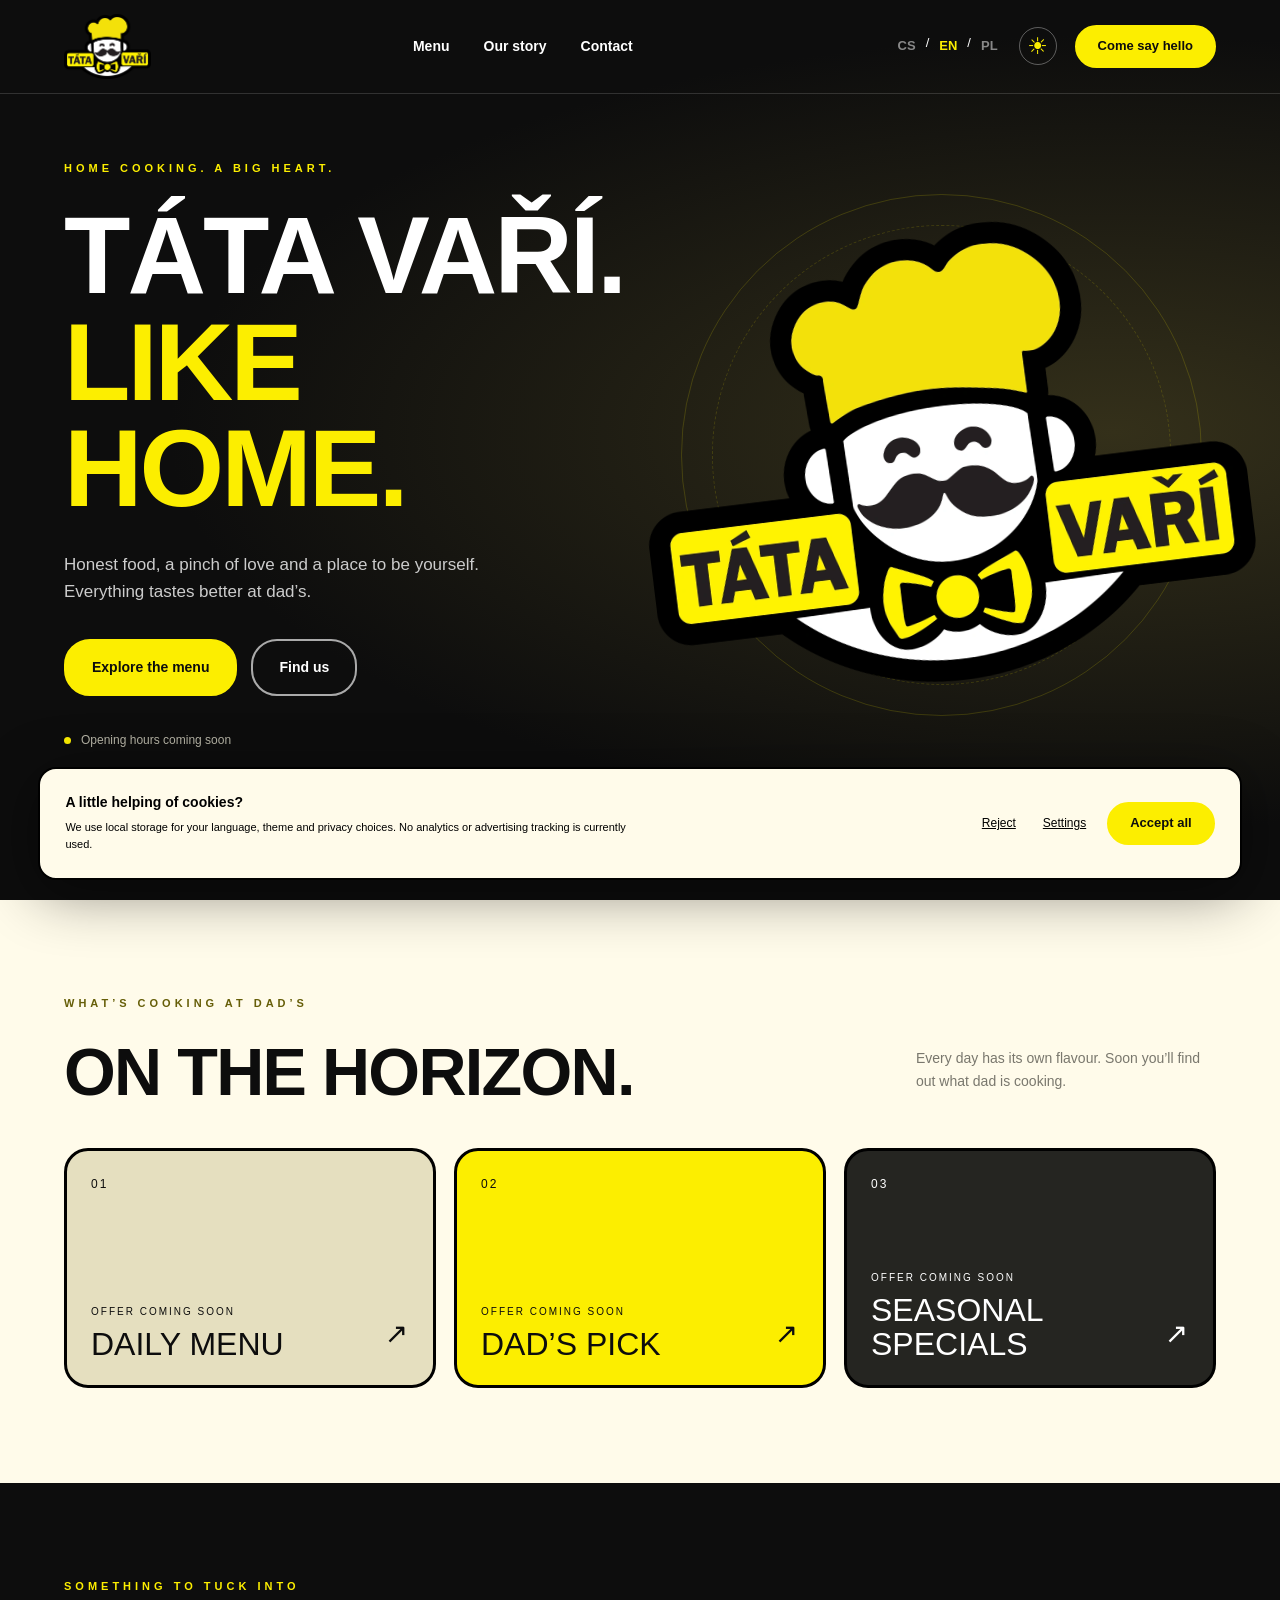
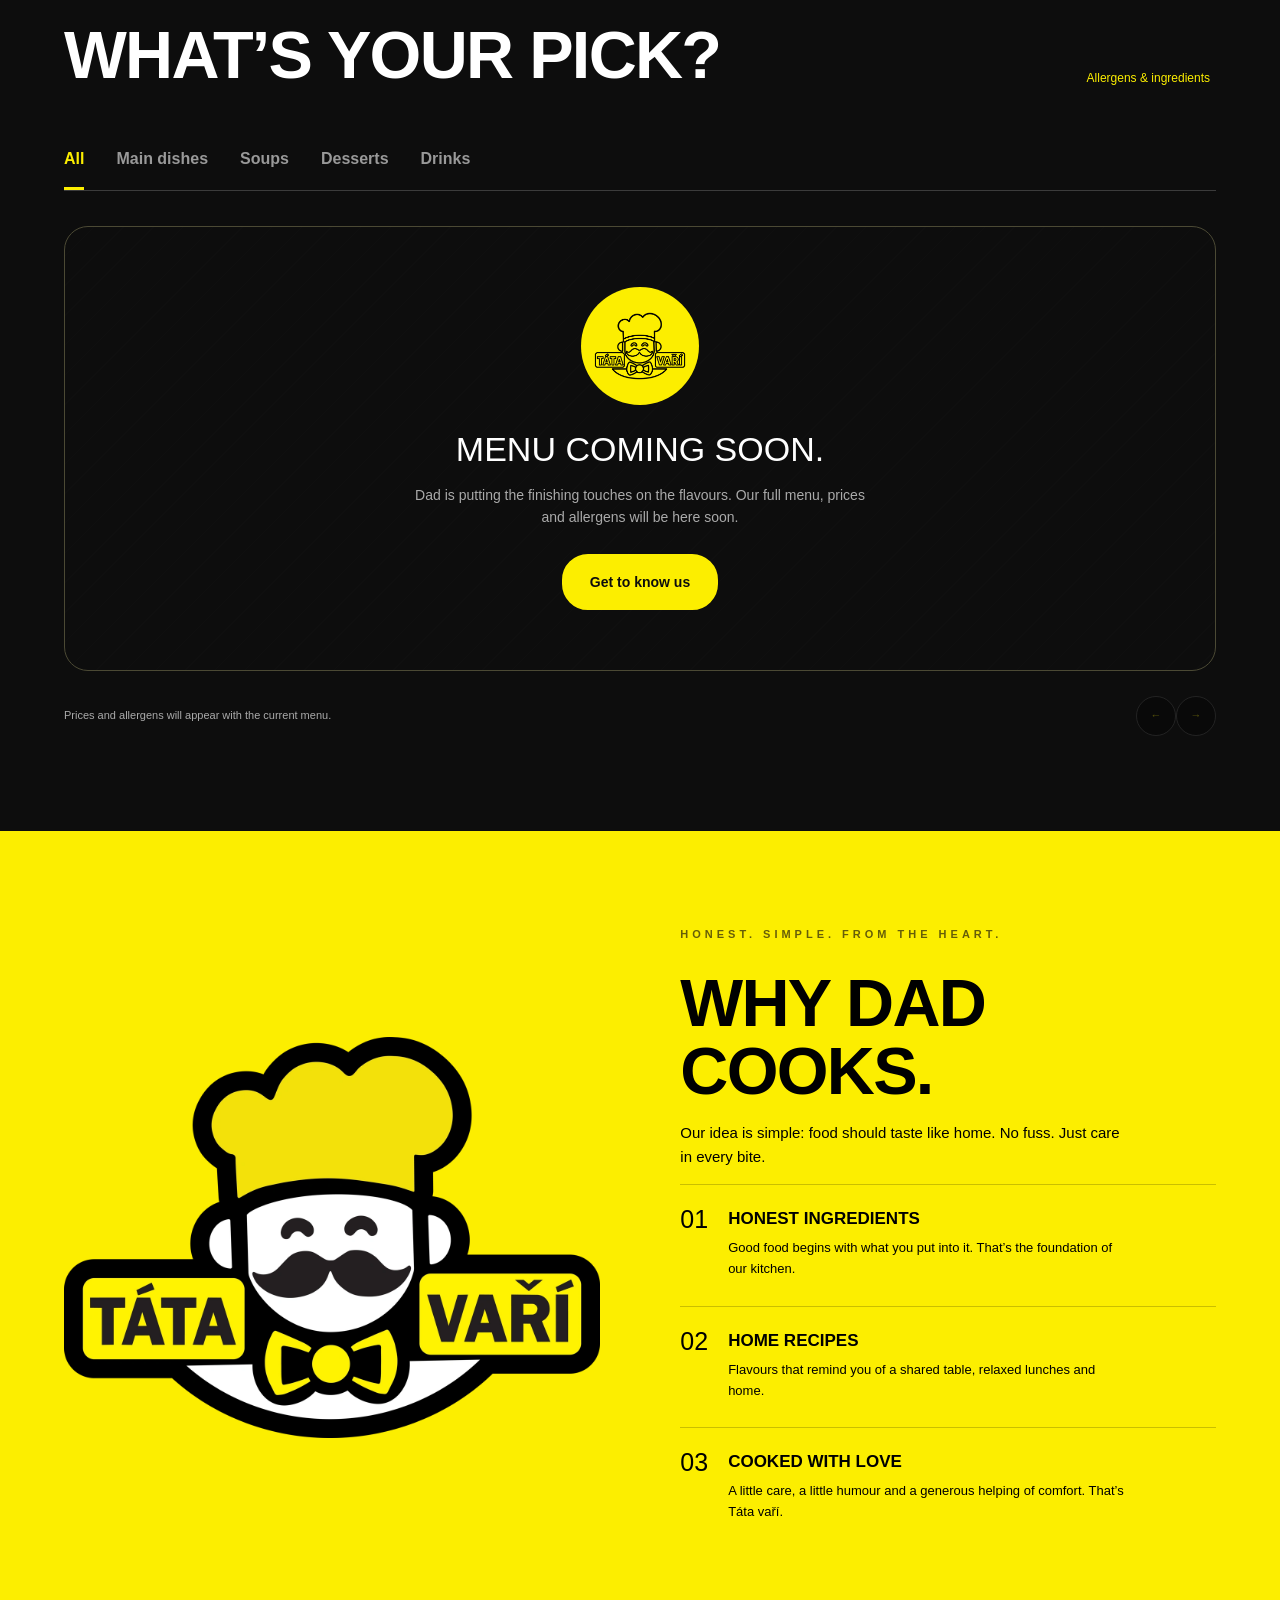
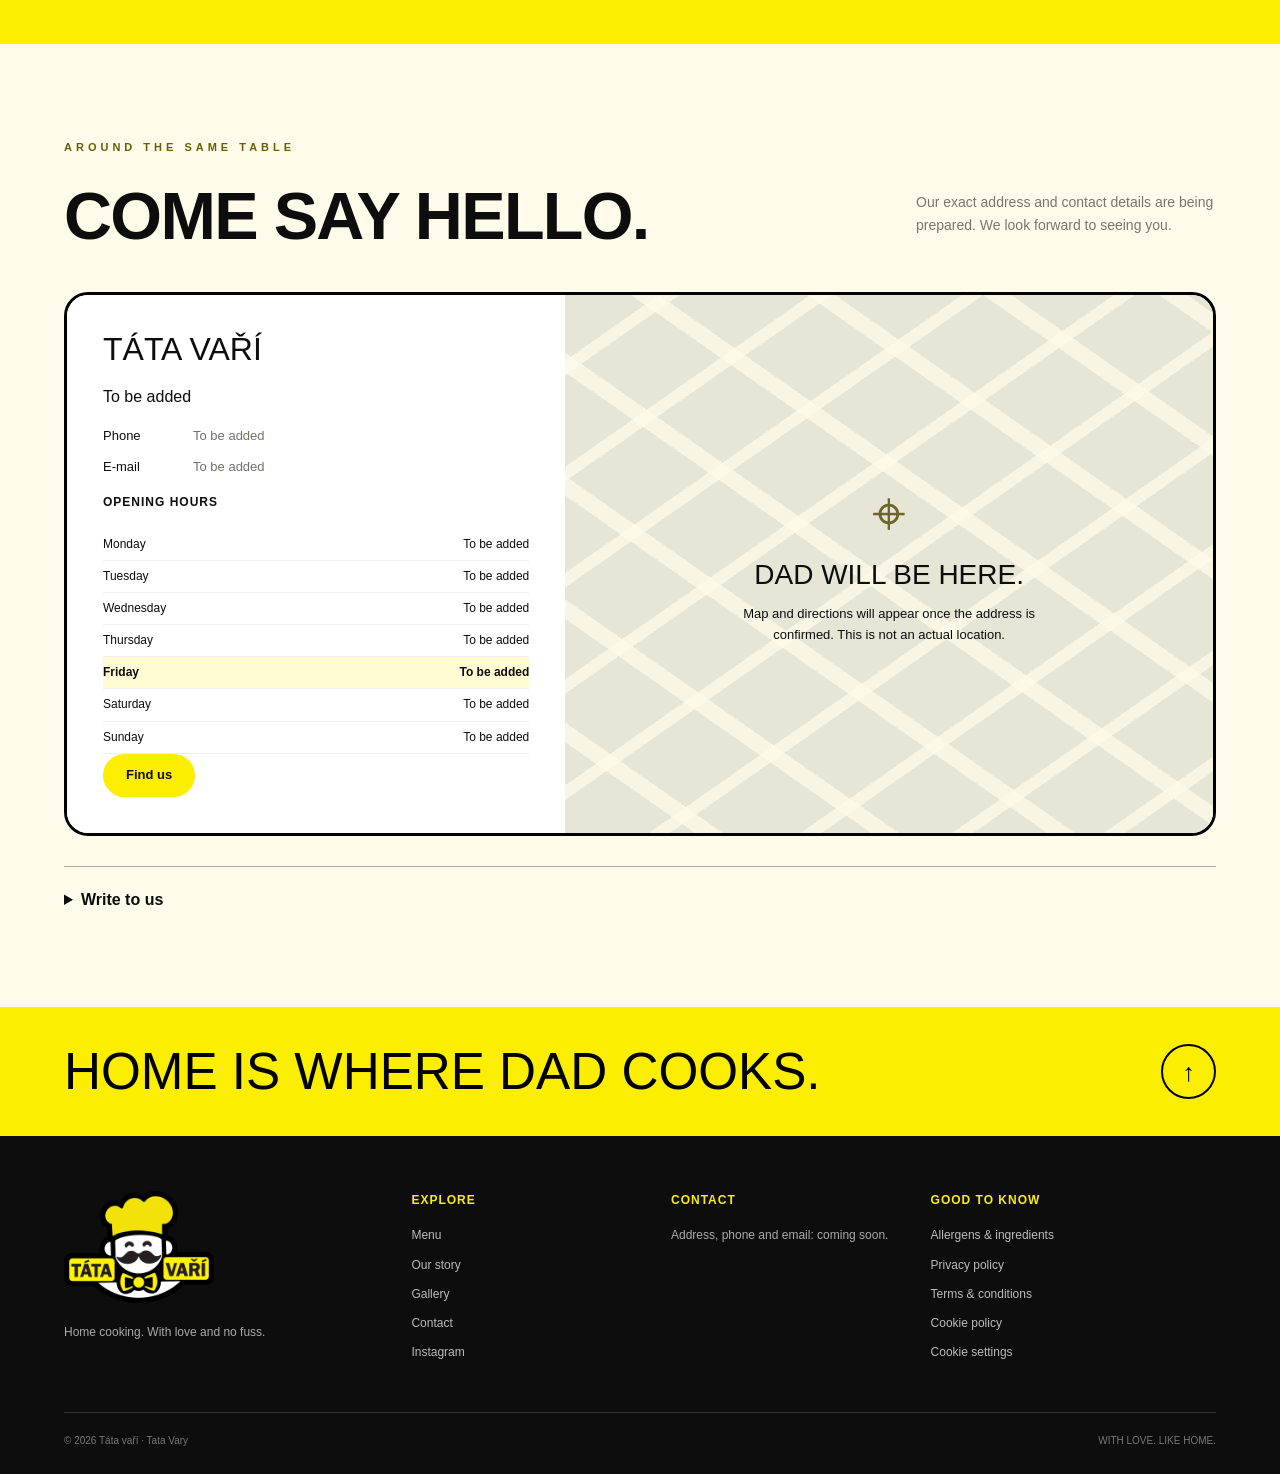
<file: index.html>
<!doctype html>
<html lang="cs" data-theme="dark">

<head>
    <meta charset="UTF-8">
    <meta name="viewport" content="width=device-width,initial-scale=1">
    <meta name="theme-color" content="#FCEE00">
    <meta name="description"
        content="Táta vaří (Tata Vary) — domácí kuchyně, poctivé suroviny a chuť domova. Menu a kontakty připravujeme.">
    <title>Táta vaří — Jako doma | Tata Vary</title>
    <link rel="icon" href="assets/favicon.png">
    <script>try { const t = JSON.parse(localStorage.getItem("tv-theme")); document.documentElement.dataset.theme = t === "light" ? "light" : "dark" } catch { document.documentElement.dataset.theme = "dark" }</script>
    <link rel="stylesheet" href="style.css">
</head>

<body>
    <a href="#menu" class="skip" data-i="skip"></a>
    <header id="header"><a class="brand" href="#home" aria-label="Táta vaří"><img src="assets/logo.webp" alt="Táta vaří"
                width="87" height="65"></a>
        <nav id="nav"><a href="#menu" data-i="menu"></a><a href="#about" data-i="about"></a><a href="#contact" data-i="contact"></a></nav>
        <div class="nav-actions">
            <div class="languages" aria-label="Language"><button data-lang="cs" lang="cs"
                    aria-label="Čeština">CS</button><span>/</span><button data-lang="en" lang="en"
                    aria-label="English">EN</button><span>/</span><button data-lang="pl" lang="pl"
                    aria-label="Polski">PL</button></div><button id="themeToggle" class="theme-toggle" type="button"
                aria-label="Switch to light theme" aria-pressed="false"><span id="themeIcon"
                    aria-hidden="true">☀</span></button><a class="button small" href="#contact"
                data-i="visit"></a><button id="burger" aria-label="Menu" aria-expanded="false">☰</button>
        </div>
    </header>
    <main>
        <section class="hero" id="home">
            <div class="hero-copy">
                <p class="eyebrow" data-i="eyebrow"></p>
                <h1><span data-i="hero1"></span><br><span class="yellow" data-i="hero2"></span></h1>
                <p class="intro" data-i="intro"></p>
                <div class="buttons"><a class="button" href="#menu"><span data-i="seeMenu"></span></a><a
                        class="button outline" href="#contact" data-i="directions"></a></div>
                <div class="hero-note"><span class="dot"></span><span data-i="hoursPending"></span></div>
            </div>
            <div class="hero-art">
                <div class="orbit"></div><img src="assets/logo.webp"
                    alt="Táta vaří" data-alt="logoAlt" width="900" height="674">
            </div><a class="scroll" href="#specials"><span data-i="scroll"></span> ↓</a><span class="hero-index">01 /
                TÁTA VAŘÍ</span>
        </section>
        <section class="section cream" id="specials">
            <div class="section-top">
                <div>
                    <p class="eyebrow dark" data-i="specialLabel"></p>
                    <h2 data-i="specialTitle"></h2>
                </div>
                <p class="aside" data-i="specialAside"></p>
            </div>
            <div class="panels"><a class="panel" href="#menu"><span class="number">01</span>
                    <div>
                        <p data-i="coming"></p>
                        <h3 data-i="daily"></h3><span class="panel-arrow">↗</span>
                    </div>
                </a><a class="panel" href="#menu"><span class="number">02</span>
                    <div>
                        <p data-i="coming"></p>
                        <h3 data-i="dadTip"></h3><span class="panel-arrow">↗</span>
                    </div>
                </a><a class="panel" href="#menu"><span class="number">03</span>
                    <div>
                        <p data-i="coming"></p>
                        <h3 data-i="seasonal"></h3><span class="panel-arrow">↗</span>
                    </div>
                </a></div>
        </section>
        <section class="section" id="menu">
            <div class="section-top">
                <div>
                    <p class="eyebrow" data-i="menuLabel"></p>
                    <h2 data-i="menuTitle"></h2>
                </div><button class="text-button" data-modal="allergens"><span data-i="allergens"></span></button>
            </div>
            <div class="tabs" id="tabs" role="tablist"></div>
            <div id="menu-content" role="tabpanel"></div>
            <div class="menu-bottom"><span data-i="menuNote"></span>
                <div><button id="prev" class="round" data-aria="previous">←</button><button id="next" class="round"
                        data-aria="next">→</button></div>
            </div>
        </section>
        <section class="section about" id="about">
            <div class="about-art"><img src="assets/logo.webp" alt="Táta vaří" width="680" height="509"
                    loading="lazy"></div>
            <div>
                <p class="eyebrow dark" data-i="aboutLabel"></p>
                <h2 data-i="aboutTitle"></h2>
                <p class="about-intro" data-i="aboutIntro"></p>
                <div class="reason"><span>01</span>
                    <div>
                        <h3 data-i="r1"></h3>
                        <p data-i="r1Text"></p>
                    </div>
                </div>
                <div class="reason"><span>02</span>
                    <div>
                        <h3 data-i="r2"></h3>
                        <p data-i="r2Text"></p>
                    </div>
                </div>
                <div class="reason"><span>03</span>
                    <div>
                        <h3 data-i="r3"></h3>
                        <p data-i="r3Text"></p>
                    </div>
                </div>
            </div>
        </section>
        <section class="section cream" id="contact">
            <div class="section-top">
                <div>
                    <p class="eyebrow dark" data-i="contactLabel"></p>
                    <h2 data-i="contactTitle"></h2>
                </div>
                <p class="aside" data-i="contactIntro"></p>
            </div>
            <div class="contact-grid">
                <div class="contact-card">
                    <h3>TÁTA VAŘÍ</h3>
                    <p id="address"></p>
                    <dl>
                        <dt data-i="phone"></dt>
                        <dd id="phone"></dd>
                        <dt>E-mail</dt>
                        <dd id="email"></dd>
                    </dl>
                    <h4 data-i="hours"></h4>
                    <div id="hours"></div>
                    <div id="contact-actions"></div>
                </div>
                <div class="map" id="map">
                    <div class="map-grid"></div>
                    <div class="map-pin">⌖</div>
                    <h3 data-i="mapPending"></h3>
                    <p data-i="mapNote"></p>
                </div>
            </div>
            <details class="contact-form">
                <summary data-i="writeUs"></summary>
                <form id="contactForm"><label><span data-i="name"></span><input name="name" required
                            autocomplete="name"></label><label>E-mail<input type="email" name="email" required
                            autocomplete="email"></label><label class="full"><span data-i="message"></span><textarea
                            name="message" rows="4" required></textarea></label><input class="honeypot" name="website"
                        tabindex="-1" autocomplete="off"><label class="full consent"><input type="checkbox"
                            required><span data-i="formConsent"></span></label><button class="button" type="submit"
                        data-i="send"></button>
                    <p class="full" id="formStatus" role="status"></p>
                </form>
            </details>
        </section>
        <div class="closing">
            <p data-i="closing"></p><a href="#home" data-aria="backToTop">↑</a>
        </div>
    </main>
    <footer>
        <div class="footer-grid">
            <div><img src="assets/logo.webp" alt="Táta vaří" width="150" height="112" loading="lazy">
                <p data-i="footerLine"></p>
            </div>
            <div>
                <h4 data-i="navigation"></h4>
                <a href="#menu" data-i="menu"></a>
                <a href="#about" data-i="about"></a>
                <a href="#gallery" data-i="gallery"></a>
                <a href="#contact" data-i="contact"></a>
                <a
                    href="https://www.instagram.com/YOUR_ACCAUNT/"
                    target="_blank"
                    rel="noopener noreferrer"
                >
                    Instagram
                </a>
            </div>
            <div>
                <h4 data-i="contact"></h4>
                <p data-i="detailsPending"></p>
                <p id="legalCompany"></p>
            </div>
            <div>
                <h4 data-i="information"></h4><button data-modal="allergens" data-i="allergens"></button><button
                    data-modal="privacy" data-i="privacy"></button><button data-modal="terms"
                    data-i="terms"></button><button data-modal="cookies" data-i="cookies"></button><button
                    id="cookieSettings" data-i="cookieSettings"></button>
            </div>
        </div>
        <div class="footer-bottom"><span>© <span id="year"></span> Táta vaří · Tata Vary</span><span
                data-i="madeWith"></span></div>
    </footer>
    <aside id="cookieBanner" hidden>
        <div><strong data-i="cookieTitle"></strong>
            <p data-i="cookieText"></p>
        </div>
        <div class="cookie-buttons"><button data-cookie="reject" data-i="reject"></button><button data-cookie="settings"
                data-i="settings"></button><button class="button small" data-cookie="accept" data-i="accept"></button>
        </div>
    </aside>
    <dialog id="dialog"><button class="close" id="closeDialog" data-aria="close">×</button>
        <div id="dialogContent"></div>
    </dialog>
    <script src="locales.js"></script>
    <script src="app.js"></script>
</body>

</html>
</file>
<file: style.css>
:root {
    --yellow: #FCEE00;
    --black: #0D0D0D;
    --graphite: #231F20;
    --white: #fff;
    --cream: #FFFBEA;
    --font-display: Impact, 'Arial Black', sans-serif;
    --font-body: Arial, system-ui, sans-serif
}

* {
    box-sizing: border-box
}

html {
    scroll-behavior: smooth;
    scroll-padding-top: 95px
}

body {
    margin: 0;
    background: var(--black);
    color: var(--white);
    font: 16px/1.6 var(--font-body)
}

a {
    color: inherit;
    text-decoration: none
}

button,
input,
textarea {
    font: inherit
}

button,
a,
input,
textarea {
    touch-action: manipulation
}

button {
    cursor: pointer
}

button:focus-visible,
a:focus-visible,
input:focus-visible,
textarea:focus-visible {
    outline: 3px solid #b59600;
    outline-offset: 5px
}

button {
    color: inherit
}

header {
    position: fixed;
    top: 0;
    left: 0;
    right: 0;
    z-index: 20;
    display: flex;
    align-items: center;
    justify-content: space-between;
    padding: 14px 5%;
    border-bottom: 1px solid #ffffff26;
    transition: background .25s
}

header.scrolled {
    background: var(--black);
    border-color: var(--yellow)
}

.brand img {
    display: block;
    object-fit: contain
}

nav {
    display: flex;
    gap: 34px;
    font-size: 14px;
    font-weight: 700
}

nav a:hover {
    color: var(--yellow)
}

.nav-actions {
    display: flex;
    gap: 26px;
    align-items: center
}

.languages {
    display: flex;
    gap: 7px;
    font-size: 13px
}

.languages button {
    background: none;
    border: 0;
    padding: 3px;
    color: #888;
    font-weight: 800
}

.languages button.active {
    color: var(--yellow)
}

.button {
    display: inline-flex;
    align-items: center;
    justify-content: center;
    gap: 25px;
    background: var(--yellow);
    color: var(--black);
    border: 2px solid var(--yellow);
    border-radius: 26px;
    padding: 15px 26px;
    font-weight: 800;
    font-size: 14px;
    transition: .25s
}

.button:hover {
    background: var(--black);
    color: var(--yellow)
}

.button.small {
    padding: 9px 21px;
    font-size: 13px
}

.outline {
    background: transparent;
    color: white;
    border-color: #aaa
}

.outline:hover {
    border-color: var(--yellow)
}

#burger {
    display: none;
    background: none;
    border: 0;
    font-size: 28px
}

.hero {
    min-height: 850px;
    height: 100svh;
    max-height: 1100px;
    position: relative;
    display: grid;
    grid-template-columns: 1.1fr 1fr;
    align-items: center;
    overflow: hidden;
    padding: 130px 5% 120px;
    background: radial-gradient(ellipse at 87% 48%, #34301a 0, transparent 60%), var(--black)
}

.hero-copy {
    position: relative;
    z-index: 2
}

.eyebrow {
    text-transform: uppercase;
    letter-spacing: 4px;
    font-size: 11px;
    font-weight: 800;
    color: var(--yellow);
    margin: 0 0 25px
}

.eyebrow.dark {
    color: #665e08
}

h1,
h2,
h3 {
    margin: 0;
    text-transform: uppercase
}

h1 {
    font-family: var(--font-display);
    font-size: clamp(72px, 8.5vw, 140px);
    font-weight: 900;
    line-height: .98;
    letter-spacing: -3px
}

.yellow {
    color: var(--yellow)
}

.intro {
    max-width: 450px;
    margin: 28px 0 34px;
    color: #ccc;
    font-size: 17px
}

.buttons {
    display: flex;
    gap: 14px;
    flex-wrap: wrap
}

.hero-note {
    margin-top: 35px;
    font-size: 12px;
    color: #b6b4a6;
    display: flex;
    gap: 10px;
    align-items: center
}

.dot {
    width: 7px;
    height: 7px;
    background: var(--yellow);
    border-radius: 100%
}

.hero-art {
    position: relative;
    display: grid;
    place-items: center;
    height: 100%;
    min-height: 480px
}

.hero-art img {
    width: 110%;
    height: auto;
    max-width: 820px;
    position: relative;
    z-index: 1;
    transform: rotate(-7deg);
    animation: float 7s ease-in-out infinite
}

.orbit {
    width: 95%;
    aspect-ratio: 1;
    border: 1px solid #fcee0029;
    position: absolute;
    border-radius: 50%
}

.orbit:after {
    content: '';
    position: absolute;
    inset: 30px;
    border: 1px dashed #fcee0026;
    border-radius: 50%
}

.art-label {
    position: absolute;
    top: 8%;
    right: 0;
    letter-spacing: 3px;
    font-size: 10px;
    color: var(--yellow);
    transform: rotate(8deg)
}

.handwritten {
    position: absolute;
    bottom: 2%;
    right: 6%;
    font: italic 27px Georgia, serif;
    color: var(--yellow);
    transform: rotate(-9deg)
}

.scroll {
    position: absolute;
    bottom: 40px;
    left: 5%;
    font-size: 11px;
    letter-spacing: 2px;
    text-transform: uppercase
}

.hero-index {
    position: absolute;
    right: 5%;
    bottom: 40px;
    letter-spacing: 3px;
    font-size: 10px;
    color: #8b8b80
}

.marquee {
    overflow: hidden;
    background: var(--yellow);
    color: black;
    border-top: 2px solid black;
    border-bottom: 2px solid black;
    padding: 17px 0
}

.marquee>div {
    display: flex;
    width: max-content;
    animation: marquee 35s linear infinite
}

.marquee span {
    font: 24px var(--font-display);
    letter-spacing: 1px;
    white-space: nowrap;
    padding-right: 35px
}

.section {
    padding: 95px 5%
}

.cream {
    background: var(--cream);
    color: var(--black)
}

.section-top {
    display: flex;
    align-items: end;
    justify-content: space-between;
    gap: 30px;
    margin-bottom: 42px
}

h2 {
    font-family: var(--font-display);
    font-size: clamp(44px, 5.2vw, 78px);
    line-height: 1.03;
    letter-spacing: -1.7px;
    max-width: 760px
}

.aside {
    max-width: 300px;
    font-size: 14px;
    color: #79776d
}

.panels {
    display: flex;
    gap: 18px
}

.panel {
    position: relative;
    flex: 1;
    min-width: 0;
    height: auto;
    min-height: 240px;
    gap: 22px;
    overflow: hidden;
    background: #e5dfbf;
    border: 3px solid black;
    border-radius: 24px;
    padding: 24px;
    display: flex;
    flex-direction: column;
    justify-content: space-between;
    transition: flex .5s, background .3s
}

.panel:nth-child(2) {
    background: var(--yellow)
}

.panel:nth-child(3) {
    background: #252521;
    color: white
}

.panel:hover {
    flex: 1.45
}

.number {
    font-size: 12px;
    letter-spacing: 2px;
    z-index: 2
}

.panel p {
    font-size: 10px;
    letter-spacing: 2px;
    text-transform: uppercase;
    margin: 0 0 8px
}

.panel h3 {
    font: 32px/1.05 var(--font-display);
    max-width: 230px
}

.panel-arrow {
    position: absolute;
    bottom: 28px;
    right: 25px;
    font-size: 28px
}

.dish {
    position: absolute;
    top: 28px;
    left: 24%;
    width: 68%;
    aspect-ratio: 1;
    border-radius: 50%;
    border: 16px solid #fffbeaa8;
    box-shadow: 7px 14px 0 #00000012;
    display: grid;
    place-items: center;
    transform: rotate(-15deg);
    background: repeating-radial-gradient(ellipse, #bc8e40 0 12px, #c79a4e 13px 26px)
}

.dish span {
    font: 90px Georgia;
    color: #fffbead4
}

.plate {
    background: repeating-conic-gradient(#65603d 0 30deg, #eee5ba 30deg 65deg);
    border-color: #fffbead9
}

.coffee {
    background: #443323;
    border-color: #fffbeacc;
    width: 55%;
    left: 25%
}

.coffee span {
    font-size: 80px
}

.caption {
    font-size: 11px;
    color: #858170;
    margin-top: 20px
}

.text-button {
    background: none;
    border: 0;
    color: var(--yellow);
    font-size: 12px
}

.tabs {
    display: flex;
    gap: 32px;
    overflow: auto;
    border-bottom: 1px solid #ffffff30;
    margin-bottom: 35px
}

.tabs button {
    background: none;
    border: 0;
    border-bottom: 3px solid transparent;
    color: #999;
    white-space: nowrap;
    padding: 15px 0;
    font-weight: 700
}

.tabs button.active {
    border-color: var(--yellow);
    color: var(--yellow)
}

.empty-menu {
    position: relative;
    text-align: center;
    border: 1px solid #4b4934;
    border-radius: 24px;
    padding: 60px 20px;
    background: repeating-linear-gradient(135deg, transparent 0 20px, #ffffff02 20px 21px)
}

.empty-menu .empty-icon {
    display: inline-grid;
    place-items: center;
    width: 62px;
    height: 62px;
    background: var(--yellow);
    color: black;
    border-radius: 50%;
    font-size: 30px;
    margin-bottom: 22px
}

.empty-menu h3 {
    font: 34px var(--font-display)
}

.empty-menu p {
    color: #aaa;
    max-width: 470px;
    margin: 15px auto 25px;
    font-size: 14px
}

.menu-bottom {
    display: flex;
    justify-content: space-between;
    align-items: center;
    gap: 15px;
    margin-top: 25px;
    color: #aaa;
    font-size: 11px
}

.round {
    border: 1px solid #555;
    border-radius: 50%;
    width: 40px;
    height: 40px;
    background: black;
    color: var(--yellow)
}

.round:disabled {
    opacity: .3;
    cursor: default
}

.menu-cards {
    display: flex;
    gap: 24px;
    overflow-x: auto;
    scroll-snap-type: x mandatory
}

.menu-card {
    flex: 0 0 calc((100% - 48px)/3);
    border: 2px solid #333;
    border-radius: 22px;
    overflow: hidden;
    scroll-snap-align: start
}

.menu-card:hover {
    border-color: var(--yellow)
}

.menu-card img {
    width: 100%;
    aspect-ratio: 4/3;
    object-fit: cover
}

.menu-card>div {
    padding: 20px
}

.menu-card h3 {
    font-size: 20px
}

.menu-card p {
    font-size: 13px;
    color: #aaa
}

.menu-card strong {
    color: var(--yellow)
}

.about {
    background: var(--yellow);
    color: black;
    display: grid;
    grid-template-columns: 1fr 1fr;
    gap: 7%;
    align-items: center
}

.about-art {
    position: relative;
    display: grid;
    place-items: center
}

.about-art img {
    width: 100%;
    height: auto;
    animation: float 8s ease-in-out infinite
}

.stamp {
    position: absolute;
    bottom: -20px;
    right: 0;
    background: var(--black);
    color: var(--yellow);
    width: 125px;
    height: 125px;
    border-radius: 50%;
    display: grid;
    place-content: center;
    text-align: center;
    font-size: 12px;
    line-height: 1.5;
    letter-spacing: 2px;
    transform: rotate(14deg)
}

.about-intro {
    max-width: 440px;
    font-size: 15px
}

.reason {
    display: flex;
    gap: 20px;
    border-top: 1px solid #0003;
    padding: 20px 0
}

.reason>span {
    font: 25px var(--font-display)
}

.reason h3 {
    font-size: 17px
}

.reason p {
    font-size: 13px;
    margin: 6px 0;
    max-width: 400px
}

.contact-grid {
    display: grid;
    grid-template-columns: 1fr 1.3fr;
    border: 3px solid black;
    border-radius: 24px;
    overflow: hidden
}

.contact-card {
    padding: 36px;
    background: white
}

.contact-card h3 {
    font: 32px var(--font-display)
}

dl {
    display: grid;
    grid-template-columns: 80px 1fr;
    gap: 10px;
    font-size: 13px
}

dd {
    margin: 0;
    color: #747166
}

h4 {
    font-size: 12px;
    text-transform: uppercase;
    letter-spacing: 1px
}

.hours-row {
    display: flex;
    justify-content: space-between;
    gap: 15px;
    padding: 6px 0;
    border-bottom: 1px solid #eee;
    font-size: 12px
}

.hours-row.today {
    font-weight: bold;
    background: #fcee002b
}

.map {
    background: #e7e5d5;
    position: relative;
    display: flex;
    flex-direction: column;
    align-items: center;
    justify-content: center;
    text-align: center;
    padding: 30px;
    overflow: hidden;
    min-height: 380px
}

.map-grid {
    position: absolute;
    inset: -80px;
    background: repeating-linear-gradient(35deg, transparent 0 85px, #fffbeaba 85px 101px), repeating-linear-gradient(-35deg, transparent 0 75px, #fffbeaba 75px 87px)
}

.map>*:not(.map-grid) {
    position: relative
}

.map-pin {
    font-size: 60px;
    line-height: 1.5;
    color: #6d652b
}

.map h3 {
    font: 28px var(--font-display)
}

.map p {
    max-width: 300px;
    font-size: 13px
}

.map iframe {
    width: 100%;
    height: 100%;
    min-height: 440px;
    border: 0
}

.contact-form {
    margin-top: 30px;
    border-top: 1px solid #aaa;
    padding-top: 20px
}

.contact-form summary {
    cursor: pointer;
    font-weight: 700
}

form {
    display: grid;
    grid-template-columns: 1fr 1fr;
    gap: 18px;
    margin-top: 25px;
    max-width: 800px
}

form label {
    font-size: 13px
}

input:not([type=checkbox]),
textarea {
    display: block;
    width: 100%;
    border: 1px solid #aaa;
    border-radius: 10px;
    background: white;
    padding: 12px;
    margin-top: 5px
}

.full {
    grid-column: 1/-1
}

.consent {
    display: flex;
    gap: 10px;
    align-items: start
}

.honeypot {
    display: none !important
}

.gallery-track {
    display: flex;
    gap: 18px;
    overflow-x: auto
}

.gallery-item {
    flex: 0 0 calc((100% - 90px)/6);
    min-width: 155px;
    aspect-ratio: 3/4;
    background: var(--yellow);
    border: 2px solid var(--yellow);
    border-radius: 16px;
    overflow: hidden;
    color: black;
    padding: 18px 12px;
    display: flex;
    flex-direction: column;
    justify-content: space-between;
    align-items: center;
    transition: transform .25s
}

.gallery-item:nth-child(2n) {
    background: #fffbea
}

.gallery-item:nth-child(3n) {
    background: #29291f;
    color: var(--yellow)
}

.gallery-item:hover {
    transform: translateY(-5px)
}

.gallery-item img {
    width: 100%;
    height: 75%;
    object-fit: contain
}

.gallery-item>span {
    font-size: 11px;
    font-weight: bold;
    text-transform: uppercase;
    letter-spacing: 1px
}

.gallery-graphic {
    font: 75px/1.5 Georgia;
    margin: auto
}

.closing {
    background: var(--yellow);
    color: black;
    padding: 35px 5%;
    display: flex;
    justify-content: space-between;
    align-items: center
}

.closing p {
    font: clamp(24px, 4vw, 56px) var(--font-display);
    margin: 0;
    text-transform: uppercase
}

.closing a {
    border: 2px solid black;
    border-radius: 50%;
    width: 55px;
    height: 55px;
    display: grid;
    place-items: center;
    font-size: 25px
}

footer {
    padding: 55px 5% 25px
}

.footer-grid {
    display: grid;
    grid-template-columns: 1.4fr 1fr 1fr 1.3fr;
    gap: 40px
}

.footer-grid a,
.footer-grid button {
    display: block;
    font-size: 12px;
    margin: 10px 0;
    color: #bbb;
    background: none;
    border: 0;
    padding: 0;
    text-align: left
}

.footer-grid p {
    font-size: 12px;
    color: #aaa
}

.footer-grid h4 {
    color: var(--yellow);
    margin-top: 0
}

.footer-bottom {
    border-top: 1px solid #333;
    margin-top: 40px;
    padding-top: 20px;
    display: flex;
    justify-content: space-between;
    font-size: 10px;
    color: #777
}

#cookieBanner {
    position: fixed;
    bottom: 20px;
    left: 3%;
    right: 3%;
    background: var(--cream);
    color: black;
    border: 2px solid black;
    border-radius: 18px;
    padding: 20px 25px;
    z-index: 30;
    box-shadow: 0 12px 60px #0007;
    display: flex;
    gap: 20px;
    align-items: center;
    justify-content: space-between
}

#cookieBanner[hidden] {
    display: none
}

#cookieBanner strong {
    font-size: 14px
}

#cookieBanner p {
    font-size: 11px;
    max-width: 580px;
    margin: 4px 0
}

.cookie-buttons {
    display: flex;
    gap: 15px;
    align-items: center;
    flex-shrink: 0
}

.cookie-buttons>button:not(.button) {
    background: none;
    border: 0;
    font-size: 12px;
    text-decoration: underline
}

dialog {
    width: min(650px, 92vw);
    max-height: 85svh;
    background: var(--cream);
    color: black;
    border: 3px solid black;
    border-radius: 24px;
    padding: 40px;
    overflow: auto
}

dialog::backdrop {
    background: #000b;
    backdrop-filter: blur(5px)
}

dialog h2 {
    font-size: 36px;
    padding-right: 25px
}

dialog p,
dialog li {
    font-size: 14px
}

.close {
    position: absolute;
    top: 12px;
    right: 18px;
    border: 0;
    background: none;
    font-size: 28px
}

.setting {
    display: flex;
    justify-content: space-between;
    align-items: center;
    padding: 16px 0;
    border-bottom: 1px solid #aaa;
    gap: 15px
}

.lightbox-graphic {
    background: var(--yellow);
    border-radius: 20px;
    display: grid;
    place-items: center;
    padding: 25px;
    font-size: 130px;
    margin-top: 25px
}

.lightbox-graphic img {
    width: 100%;
    height: auto
}

.skip {
    position: fixed;
    top: -80px;
    z-index: 100;
    background: var(--yellow);
    color: black;
    padding: 15px
}

.skip:focus {
    top: 0
}

@keyframes float {
    50% {
        translate: 0 -12px
    }
}

@keyframes marquee {
    to {
        transform: translateX(-50%)
    }
}

@media(min-width:961px) and (max-height:800px) {
    .hero {
        min-height: 720px
    }

    .hero-art {
        min-height: 400px
    }

    h1 {
        font-size: 100px
    }
}

@media(max-width:960px) {
    nav {
        gap: 18px
    }

    .nav-actions {
        gap: 13px
    }

    .hero {
        min-height: 750px
    }

    h1 {
        font-size: 88px
    }

    .hero-art img {
        width: 115%
    }

    .panel {
        height: 320px;
        padding: 18px
    }

    .panel h3 {
        font-size: 26px
    }

    .footer-grid {
        gap: 24px
    }

    .cookie-buttons {
        gap: 10px
    }

    #cookieBanner {
        flex-direction: column;
        align-items: flex-start
    }

    .gallery-item {
        flex-basis: 23%
    }
}

@media(max-width:768px) {
    header {
        padding: 10px 5%;
        background: var(--black)
    }

    .brand img {
        width: 70px;
        height: 52px
    }

    #burger {
        display: block
    }

    .nav-actions>.button {
        display: none
    }

    nav {
        display: none;
        position: fixed;
        inset: 72px 0 0;
        background: black;
        flex-direction: column;
        justify-content: center;
        align-items: center;
        gap: 25px;
        font: 40px var(--font-display)
    }

    nav.open {
        display: flex
    }

    .hero {
        height: auto;
        min-height: 930px;
        grid-template-columns: 1fr;
        padding: 135px 6% 90px;
        gap: 25px
    }

    .hero-copy {
        width: 100%
    }

    h1 {
        font-size: clamp(65px, 14vw, 95px)
    }

    .intro {
        font-size: 15px;
        max-width: 350px;
        margin: 24px 0
    }

    .hero-art {
        min-height: 290px;
        height: 290px;
        margin: 0 auto;
        width: 80%
    }

    .hero-art img {
        width: 110%
    }

    .art-label {
        top: 0
    }

    .handwritten {
        font-size: 20px;
        right: -4%;
        bottom: 0
    }

    .hero-note {
        margin-top: 24px
    }

    .hero-index {
        font-size: 9px
    }

    .section {
        padding: 65px 6%
    }

    .section-top {
        align-items: start;
        flex-direction: column;
        gap: 15px;
        margin-bottom: 30px
    }

    .section-top .aside {
        margin: 0;
        max-width: 400px
    }

    .eyebrow {
        font-size: 10px;
        margin-bottom: 18px;
        letter-spacing: 3px
    }

    h2 {
        font-size: 48px
    }

    .panels {
        overflow-x: auto;
        scroll-snap-type: x mandatory;
        padding-bottom: 12px
    }

    .panel {
        min-width: 83%;
        height: auto;
        min-height: 220px;
        scroll-snap-align: start
    }

    .panel:hover {
        flex: 1
    }

    .panel h3 {
        font-size: 35px
    }

    .dish {
        max-width: 240px;
        left: 30%;
        top: 20px
    }

    .about {
        grid-template-columns: 1fr;
        gap: 65px
    }

    .about-art {
        width: 80%;
        margin: auto
    }

    .about h2 {
        font-size: 48px
    }

    .stamp {
        width: 95px;
        height: 95px;
        font-size: 10px
    }

    .contact-grid {
        grid-template-columns: 1fr
    }

    .contact-card {
        padding: 25px
    }

    .map {
        min-height: 300px
    }

    .gallery-item {
        flex-basis: 45%
    }

    .footer-grid {
        grid-template-columns: 1fr 1fr;
        gap: 30px
    }

    .footer-bottom {
        gap: 20px
    }

    .closing p {
        font-size: 29px;
        max-width: 260px
    }

    .closing a {
        flex-shrink: 0;
        width: 45px;
        height: 45px
    }

    .tabs {
        gap: 24px;
        font-size: 13px
    }

    .empty-menu {
        padding: 45px 20px
    }

    .empty-menu h3 {
        font-size: 29px
    }

    .menu-card {
        flex-basis: 87%
    }

    .cookie-buttons {
        flex-wrap: wrap;
        width: 100%;
        justify-content: space-between
    }

    #cookieBanner {
        bottom: 10px;
        padding: 15px 18px
    }

    form {
        grid-template-columns: 1fr
    }

    dialog {
        padding: 30px 22px
    }

    .marquee span {
        font-size: 20px
    }
}

@media(prefers-reduced-motion:reduce) {
    html {
        scroll-behavior: auto
    }

    *,
    *:before,
    *:after {
        animation: none !important;
        transition: none !important
    }
}

/* Theme switch and monochrome menu emblem. Brand yellow stays identical. */
html {
    color-scheme: dark
}

html[data-theme=light] {
    color-scheme: light
}

.theme-toggle {
    display: grid;
    place-items: center;
    flex-shrink: 0;
    width: 38px;
    height: 38px;
    border: 1px solid #ffffff55;
    border-radius: 50%;
    background: transparent;
    color: var(--yellow);
    font-size: 23px;
    line-height: 1;
    transition: background .2s, color .2s, border-color .2s
}

.theme-toggle:hover {
    background: var(--yellow);
    color: var(--black);
    border-color: var(--yellow)
}

.nav-actions {
    gap: 18px
}

.empty-menu .empty-icon {
    width: 118px;
    height: 118px;
    padding: 12px;
    margin-bottom: 25px
}

.empty-icon img {
    display: block;
    width: 94px;
    height: 72px;
    object-fit: contain
}

.stamp {
    gap: 6px
}

.stamp>span:last-child {
    font-size: 30px
}

html[data-theme=light] body {
    background: var(--cream);
    color: var(--graphite)
}

html[data-theme=light] header {
    border-bottom-color: #0002;
    background: #fffbeae8
}

html[data-theme=light] header.scrolled {
    background: var(--cream);
    border-bottom-color: #cdc01c
}

html[data-theme=light] .languages button {
    color: #625e50
}

html[data-theme=light] .languages button.active {
    color: var(--black);
    box-shadow: inset 0 -2px var(--black)
}

html[data-theme=light] .theme-toggle {
    color: var(--black);
    border-color: #0004
}

html[data-theme=light] nav a:hover {
    color: #696000
}

html[data-theme=light] .hero {
    background: radial-gradient(ellipse at 87% 48%, #f3e780 0, transparent 65%), var(--cream)
}

html[data-theme=light] .hero .yellow {
    color: var(--black);
    text-decoration: underline;
    text-decoration-color: #e3d400;
    text-decoration-thickness: 6px;
    text-underline-offset: 10px
}

html[data-theme=light] .eyebrow {
    color: #6c6100
}

html[data-theme=light] .intro {
    color: #575345
}

html[data-theme=light] .outline {
    color: var(--black);
    border-color: #847b50
}

html[data-theme=light] .outline:hover {
    background: var(--yellow);
    color: var(--black);
    border-color: var(--black)
}

html[data-theme=light] .hero-note,
html[data-theme=light] .hero-index {
    color: #6b6450
}

html[data-theme=light] .dot {
    background: #726900
}

html[data-theme=light] .art-label,
html[data-theme=light] .handwritten {
    color: #665a00
}

html[data-theme=light] .orbit {
    border-color: #9c8e3344
}

html[data-theme=light] .orbit:after {
    border-color: #9c8e3344
}

html[data-theme=light] .section:not(.cream):not(.about) {
    background: var(--white)
}

html[data-theme=light] .text-button {
    color: #635900
}

html[data-theme=light] .tabs {
    border-bottom-color: #0003
}

html[data-theme=light] .tabs button {
    color: #686352
}

html[data-theme=light] .tabs button.active {
    border-color: #b8a700;
    color: black
}

html[data-theme=light] .empty-menu {
    border-color: #d6cb90;
    background: repeating-linear-gradient(135deg, transparent 0 20px, #bbaa3309 20px 21px), var(--cream)
}

html[data-theme=light] .empty-menu p {
    color: #686352
}

html[data-theme=light] .menu-bottom {
    color: #6b6450
}

html[data-theme=light] .round {
    border-color: #181810;
    background: var(--black);
    color: var(--yellow)
}

html[data-theme=light] .menu-card {
    border-color: #ddd5b5;
    background: var(--cream)
}

html[data-theme=light] .menu-card:hover {
    border-color: #b8a700
}

html[data-theme=light] .menu-card p {
    color: #686352
}

html[data-theme=light] .menu-card strong {
    color: #675b00
}

html[data-theme=light] .aside,
html[data-theme=light] .caption {
    color: #6b6450
}

html[data-theme=light] footer {
    background: var(--cream)
}

html[data-theme=light] .footer-grid h4 {
    color: #635900
}

html[data-theme=light] .footer-grid a,
html[data-theme=light] .footer-grid button {
    color: #514c3d
}

html[data-theme=light] .footer-grid a:hover,
html[data-theme=light] .footer-grid button:hover {
    color: black;
    text-decoration: underline
}

html[data-theme=light] .footer-grid p {
    color: #686352
}

html[data-theme=light] .footer-bottom {
    border-color: #0003;
    color: #686352
}

@media(max-width:960px) {
    .nav-actions {
        gap: 12px
    }

    nav {
        gap: 16px
    }
}

@media(max-width:768px) {
    .nav-actions {
        gap: 15px
    }

    html[data-theme=light] header {
        background: var(--cream)
    }

    html[data-theme=light] nav {
        background: var(--cream);
        color: var(--black)
    }

    .theme-toggle {
        width: 36px;
        height: 36px
    }

    .empty-menu .empty-icon {
        width: 110px;
        height: 110px
    }

    .empty-icon img {
        width: 88px;
        height: 68px
    }
}

input:not([type=checkbox]),
textarea {
    color: var(--graphite)
}

/* Future pictures*/
.panel-media {
    display: block;
    width: 100%;
    height: 170px;
    object-fit: cover;
    border: 2px solid currentColor;
    border-radius: 14px;
    flex-shrink: 0
}

/* Part «Home is where dad cooks» з Instagram */
.closing {
    flex-wrap: wrap;
    gap: 20px
}

.closing-actions {
    display: flex;
    align-items: center;
    gap: 16px
}

.closing a.social-link {
    width: auto;
    height: auto;
    border-radius: 999px;
    padding: 14px 26px;
    font-size: 14px;
    font-weight: 700;
    letter-spacing: 1px;
    text-transform: uppercase;
    white-space: nowrap
}

.closing a.social-link:hover {
    background: black;
    color: var(--yellow)
}

.closing a[aria-disabled="true"] {
    cursor: default
}
</file>
